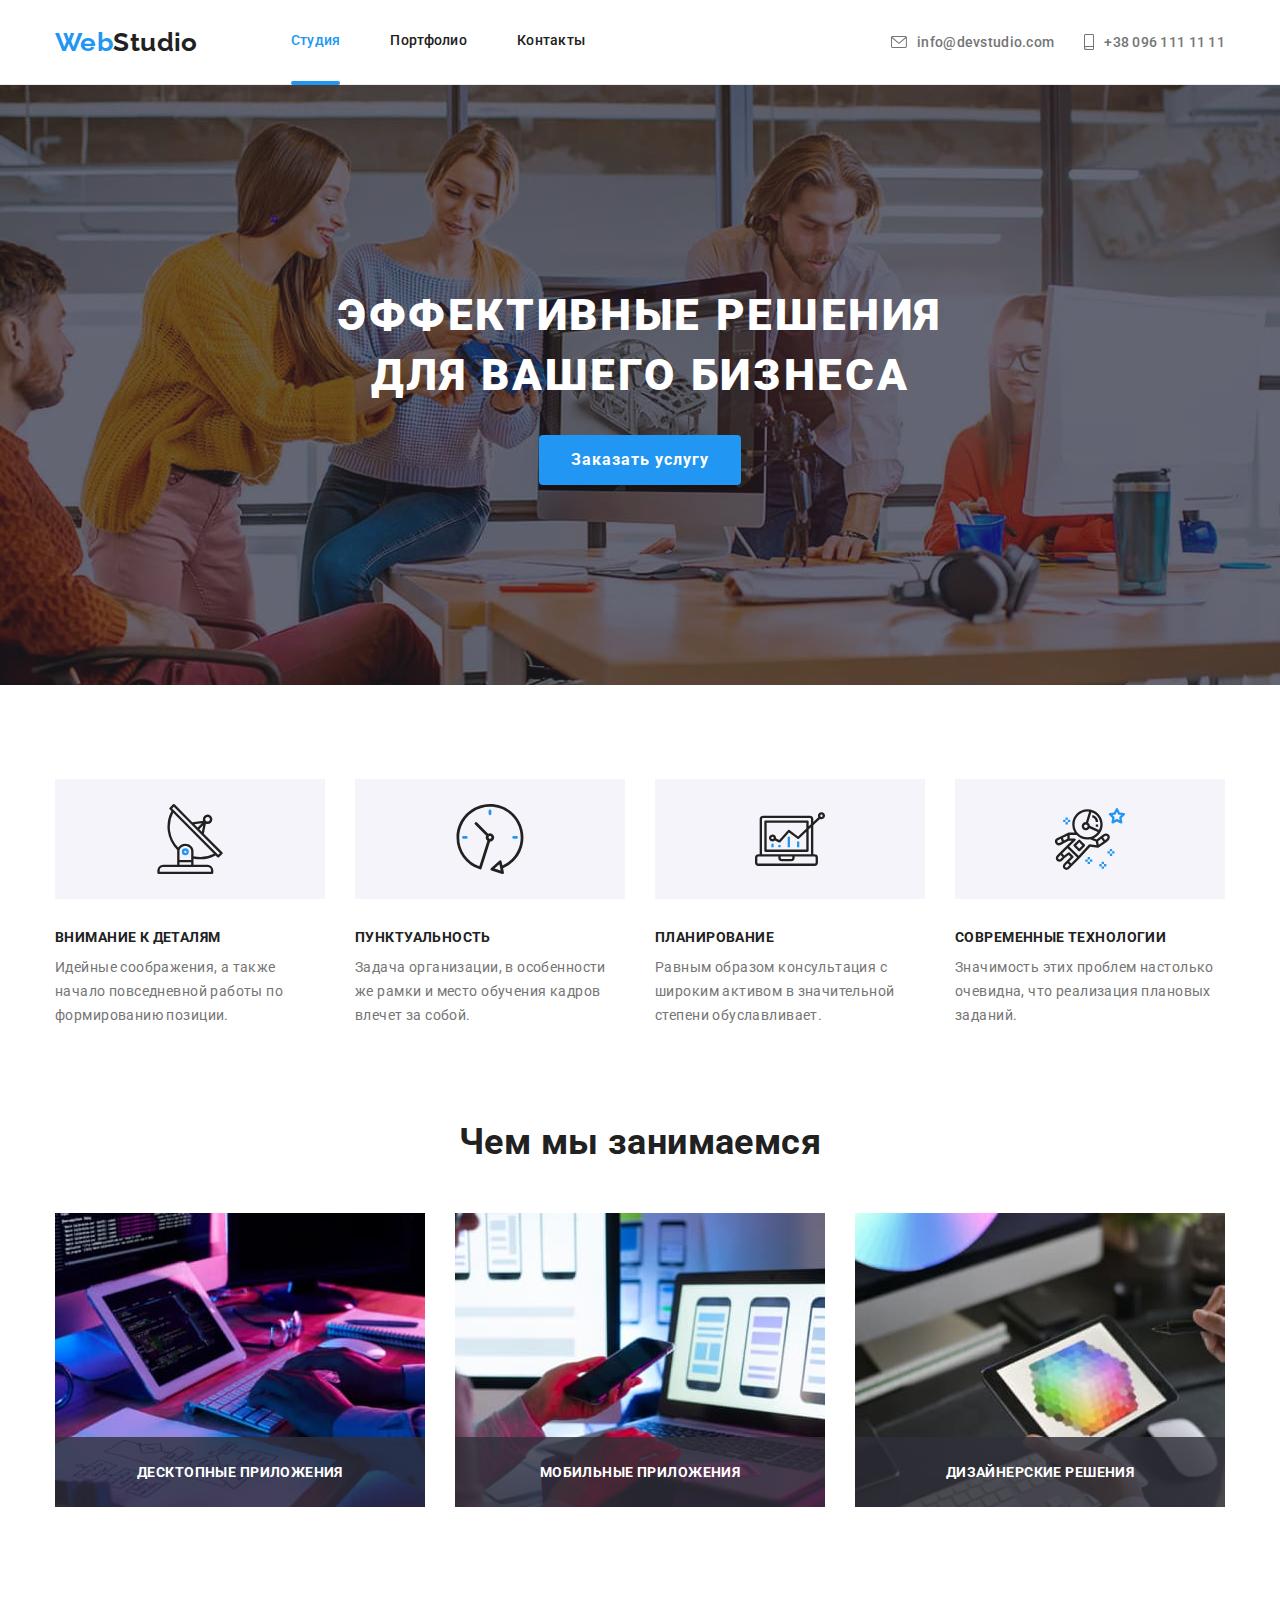
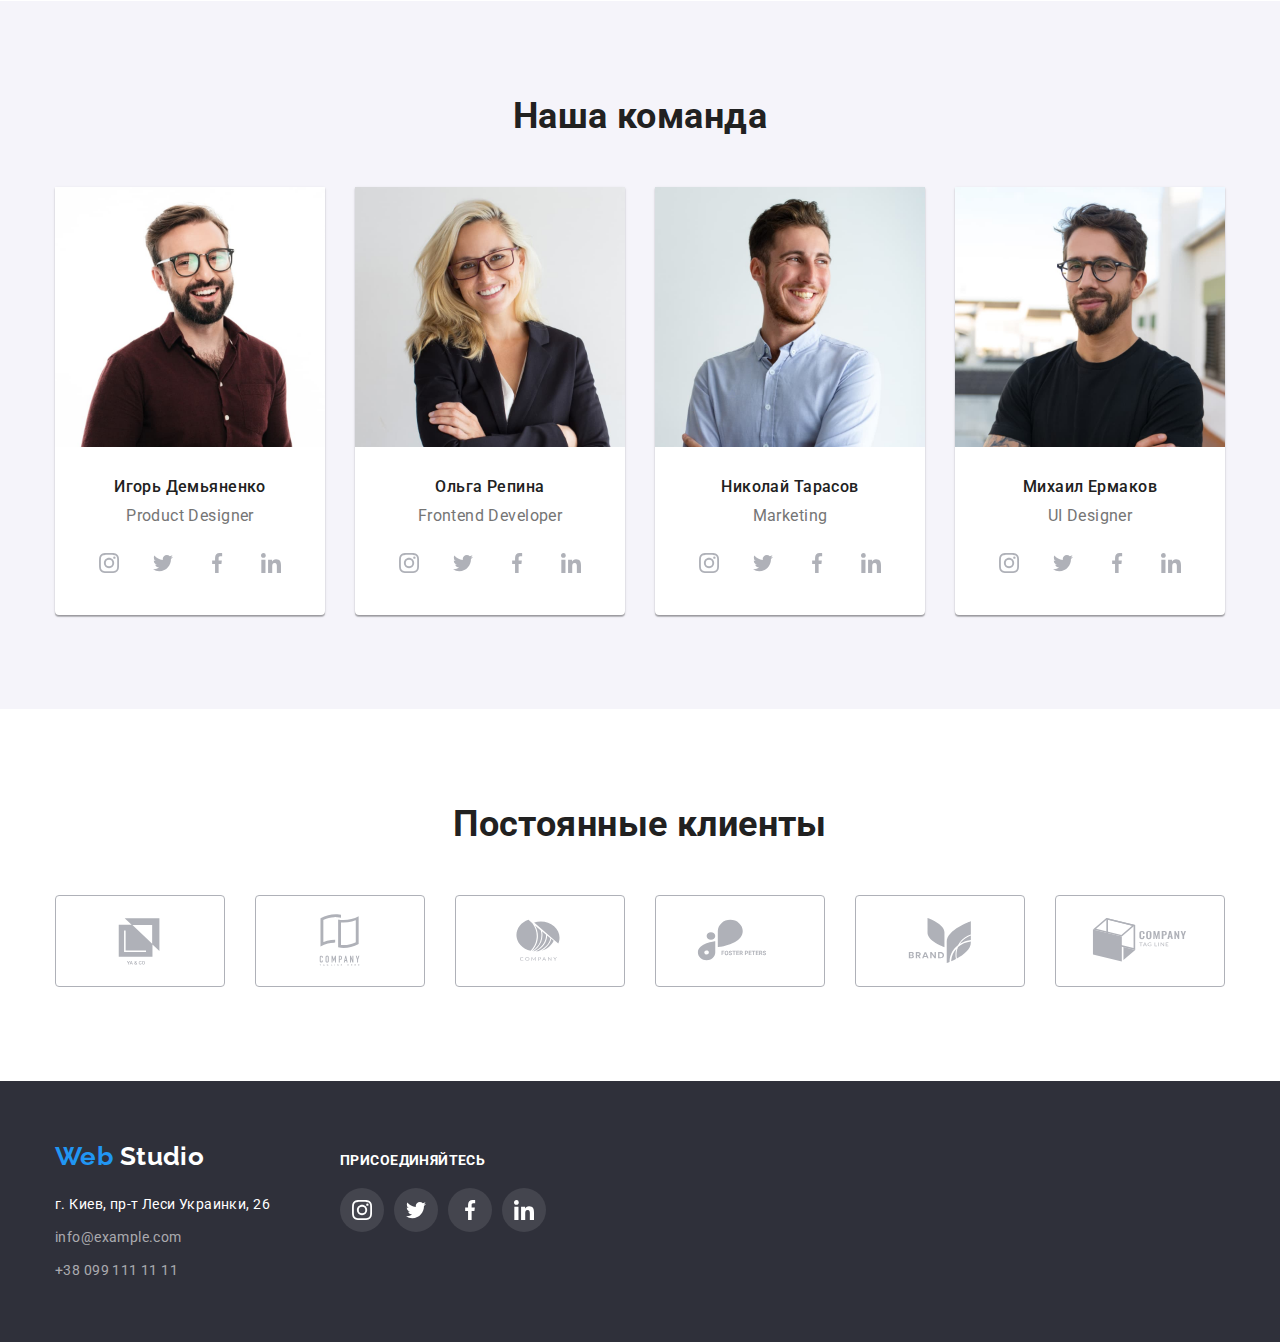
<file: index.html>
<!DOCTYPE html>
<html lang="ru">
	<head>
		<meta charset="UTF-8" />
		<meta http-equiv="X-UA-Compatible" content="IE=edge" />
		<meta name="viewport" content="width=device-width, initial-scale=1.0" />
		<title>WebStudio</title>
		<!-- Fonts -->
		<link rel="preconnect" href="https://fonts.googleapis.com" />
		<link rel="preconnect" href="https://fonts.gstatic.com" crossorigin />
		<link
			href="https://fonts.googleapis.com/css2?family=Raleway:wght@700&family=Roboto:wght@400;500;700;900&display=swap"
			rel="stylesheet"
		/>
		<!-- Fonts -->
		<!-- Normalize! -->
		<link
			rel="stylesheet"
			href="https://cdnjs.cloudflare.com/ajax/libs/modern-normalize/1.1.0/modern-normalize.min.css"
		/>
		<!-- Normalize! -->
		<link rel="stylesheet" href="./css/styles.css" />
	</head>

	<body>
		<!-- Header section -->
		<header class="header">
			<div class="container header-container">
				<a class="logo link" href="./index.html">
					<span class="logo-accent">Web</span>
					Studio
				</a>
				<nav class="header-nav">
					<ul class="header-list list">
						<li class="header-item">
							<a class="header-link header-link-studio link" href="./index.html">Студия</a>
						</li>
						<li class="header-item">
							<a class="header-link link" href="./portfolio.html">Портфолио</a>
						</li>
						<li class="header-item"><a class="header-link link" href="#">Контакты</a></li>
					</ul>
				</nav>
				<ul class="header-list-contacts list">
					<li class="headear-item-icons">
						<a class="header-contacts link" href="mailto:info@devstudio.com">
							<svg class="icons-contacts" width="16" height="12">
								<use href="./images/icons/icons.svg#mail"></use>
							</svg>
							info@devstudio.com
						</a>
					</li>
					<li class="headear-item-icons">
						<a class="header-contacts link" href="tel:+380961111111">
							<svg class="icons-contacts" width="10" height="16">
								<use href="./images/icons/icons.svg#telephone"></use>
							</svg>
							+38 096 111 11 11
						</a>
					</li>
				</ul>
			</div>
		</header>
		<main>
			<!-- Hero section -->
			<section class="hero">
				<div class="container">
					<h1 class="hero-title">Эффективные решения для вашего бизнеса</h1>
					<button class="hero-btn" type="button" data-modal-open>Заказать услугу</button>
				</div>
			</section>
			<!-- Benefits section -->
			<section class="section">
				<div class="container benefits-container">
					<h2 class="visually-hidden">Наши преимущества</h2>
					<ul class="list benefits-list-container">
						<li class="benefits-cnt-item">
							<div class="benefits-box-icons">
								<svg class="benefits-icons" width="70px" height="70px">
									<use href="./images/icons/icons.svg#antenna"></use>
								</svg>
							</div>
							<h3 class="advantages-title">Внимание к деталям</h3>
							<p class="advantages-uppertitle">
								Идейные соображения, а также начало повседневной работы по формированию позиции.
							</p>
						</li>
						<li class="benefits-cnt-item">
							<div class="benefits-box-icons">
								<svg class="benefits-icons" width="70px" height="70px">
									<use href="./images/icons/icons.svg#clock"></use>
								</svg>
							</div>
							<h3 class="advantages-title">Пунктуальность</h3>
							<p class="advantages-uppertitle">
								Задача организации, в особенности же рамки и место обучения кадров влечет за собой.
							</p>
						</li>
						<li class="benefits-cnt-item">
							<div class="benefits-box-icons">
								<svg class="benefits-icons" width="70px" height="70px">
									<use href="./images/icons/icons.svg#diagram"></use>
								</svg>
							</div>
							<h3 class="advantages-title">Планирование</h3>
							<p class="advantages-uppertitle">
								Равным образом консультация с широким активом в значительной степени обуславливает.
							</p>
						</li>
						<li class="benefits-cnt-item">
							<div class="benefits-box-icons">
								<svg class="benefits-icons" width="70px" height="70px">
									<use href="./images/icons/icons.svg#astronaut"></use>
								</svg>
							</div>
							<h3 class="advantages-title">Современные технологии</h3>
							<p class="advantages-uppertitle">
								Значимость этих проблем настолько очевидна, что реализация плановых заданий.
							</p>
						</li>
					</ul>
				</div>
			</section>
			<!-- About section -->
			<section class="about section">
				<div class="container">
					<h2 class="about-title">Чем мы занимаемся</h2>
					<ul class="list about-list about-list-container">
						<li class="about-item">
							<img src="./images/index/box_1.jpg" alt="box 1" width="370" />
							<p class="overlay-about-txt">Десктопные приложения</p>
						</li>
						<li class="about-item">
							<img src="./images/index/box_2.jpg" alt="box 2" width="370" />
							<p class="overlay-about-txt">Мобильные приложения</p>
						</li>
						<li class="about-item">
							<img src="./images/index/box_3.jpg" alt="box 3" width="370" />
							<p class="overlay-about-txt">Дизайнерские решения</p>
						</li>
					</ul>
				</div>
			</section>
			<!-- Team section -->
			<section class="team section">
				<div class="container team-container">
					<h2 class="team-title">Наша команда</h2>
					<!-- <div class="team-list-container"> -->
					<ul class="list team-list team-list-container">
						<li class="team-item">
							<img src="./images/index/img.jpg" alt="Фото Игорь Демьяненко" width="270" />
							<div class="team-item-container">
								<h3 class="team-item-uppertitle">Игорь Демьяненко</h3>
								<p class="team-item-txt" lang="en">Product Designer</p>
								<ul class="list team-list-icons">
									<li class="team-item-icons">
										<a
											class="link team-link-icons"
											target="_blank"
											rel="noopener noreferrer"
											href="https://www.instagram.com/"
											aria-label="Инстаграм"
										>
											<svg class="team-icons" width="20" height="20">
												<use href="./images/icons/icons.svg#instagram"></use>
											</svg>
										</a>
									</li>
									<li class="team-item-icons">
										<a
											class="link team-link-icons"
											target="_blank"
											rel="noopener noreferrer"
											href="https://twitter.com/?lang=ru"
											aria-label="Твиттер"
										>
											<svg class="team-icons" width="20" height="20">
												<use href="./images/icons/icons.svg#twitter"></use>
											</svg>
										</a>
									</li>
									<li class="team-item-icons">
										<a
											class="link team-link-icons"
											target="_blank"
											rel="noopener noreferrer"
											href="https://www.facebook.com/"
											aria-label="Фейсбук"
										>
											<svg class="team-icons" width="20" height="20">
												<use href="./images/icons/icons.svg#facebook"></use>
											</svg>
										</a>
									</li>
									<li class="team-item-icons">
										<a
											class="link team-link-icons"
											target="_blank"
											rel="noopener noreferrer"
											href="https://www.linkedin.com/"
											aria-label="Линкедин"
										>
											<svg class="team-icons" width="20" height="20">
												<use href="./images/icons/icons.svg#linkedin"></use>
											</svg>
										</a>
									</li>
								</ul>
							</div>
						</li>
						<li class="team-item">
							<img src="./images/index/img_1.jpg" alt="Фото Ольга Репина" width="270" />
							<div class="team-item-container">
								<h3 class="team-item-uppertitle">Ольга Репина</h3>
								<p class="team-item-txt" lang="en">Frontend Developer</p>
								<ul class="list team-list-icons">
									<li>
										<a
											class="link team-link-icons"
											target="_blank"
											rel="noopener noreferrer"
											href="https://www.instagram.com/"
											aria-label="Инстаграм"
										>
											<svg class="team-icons" width="20" height="20">
												<use href="./images/icons/icons.svg#instagram"></use>
											</svg>
										</a>
									</li>
									<li>
										<a
											class="link team-link-icons"
											target="_blank"
											rel="noopener noreferrer"
											href="https://twitter.com/?lang=ru"
											aria-label="Твиттер"
										>
											<svg class="team-icons" width="20" height="20">
												<use href="./images/icons/icons.svg#twitter"></use>
											</svg>
										</a>
									</li>
									<li>
										<a
											class="link team-link-icons"
											target="_blank"
											rel="noopener noreferrer"
											href="https://www.facebook.com/"
											aria-label="Фейсбук"
										>
											<svg class="team-icons" width="20" height="20">
												<use href="./images/icons/icons.svg#facebook"></use>
											</svg>
										</a>
									</li>
									<li>
										<a
											class="link team-link-icons"
											target="_blank"
											rel="noopener noreferrer"
											href="https://www.linkedin.com/"
											aria-label="Линкедин"
										>
											<svg class="team-icons" width="20" height="20">
												<use href="./images/icons/icons.svg#linkedin"></use>
											</svg>
										</a>
									</li>
								</ul>
							</div>
						</li>
						<li class="team-item">
							<img src="./images/index/img_2.jpg" alt="Фото Николай Тарасов" width="270" />
							<div class="team-item-container">
								<h3 class="team-item-uppertitle">Николай Тарасов</h3>
								<p class="team-item-txt" lang="en">Marketing</p>
								<ul class="list team-list-icons">
									<li>
										<a
											class="link team-link-icons"
											target="_blank"
											rel="noopener noreferrer"
											href="https://www.instagram.com/"
											aria-label="Инстаграм"
										>
											<svg class="team-icons" width="20" height="20">
												<use href="./images/icons/icons.svg#instagram"></use>
											</svg>
										</a>
									</li>
									<li>
										<a
											class="link team-link-icons"
											target="_blank"
											rel="noopener noreferrer"
											href="https://twitter.com/?lang=ru"
											aria-label="Твиттер"
										>
											<svg class="team-icons" width="20" height="20">
												<use href="./images/icons/icons.svg#twitter"></use>
											</svg>
										</a>
									</li>
									<li>
										<a
											class="link team-link-icons"
											target="_blank"
											rel="noopener noreferrer"
											href="https://www.facebook.com/"
											aria-label="Фейсбук"
										>
											<svg class="team-icons" width="20" height="20">
												<use href="./images/icons/icons.svg#facebook"></use>
											</svg>
										</a>
									</li>
									<li>
										<a
											class="link team-link-icons"
											target="_blank"
											rel="noopener noreferrer"
											href="https://www.linkedin.com/"
											aria-label="Линкедин"
										>
											<svg class="team-icons" width="20" height="20">
												<use href="./images/icons/icons.svg#linkedin"></use>
											</svg>
										</a>
									</li>
								</ul>
							</div>
						</li>
						<li class="team-item">
							<img src="./images/index/img_3.jpg" alt="Фото Михаил Ермаков" width="270" />
							<div class="team-item-container">
								<h3 class="team-item-uppertitle">Михаил Ермаков</h3>
								<p class="team-item-txt" lang="en">UI Designer</p>
								<ul class="list team-list-icons">
									<li>
										<a
											class="link team-link-icons"
											target="_blank"
											rel="noopener noreferrer"
											href="https://www.instagram.com/"
											aria-label="Инстаграм"
										>
											<svg class="team-icons" width="20" height="20">
												<use href="./images/icons/icons.svg#instagram"></use>
											</svg>
										</a>
									</li>
									<li>
										<a
											class="link team-link-icons"
											target="_blank"
											rel="noopener noreferrer"
											href="https://twitter.com/?lang=ru"
											aria-label="Твиттер"
										>
											<svg class="team-icons" width="20" height="20">
												<use href="./images/icons/icons.svg#twitter"></use>
											</svg>
										</a>
									</li>
									<li>
										<a
											class="link team-link-icons"
											target="_blank"
											rel="noopener noreferrer"
											href="https://www.facebook.com/"
											aria-label="Фейсбук"
										>
											<svg class="team-icons" width="20" height="20">
												<use href="./images/icons/icons.svg#facebook"></use>
											</svg>
										</a>
									</li>
									<li>
										<a
											class="link team-link-icons"
											target="_blank"
											rel="noopener noreferrer"
											href="https://www.linkedin.com/"
											aria-label="Линкедин"
										>
											<svg class="team-icons" width="20" height="20">
												<use href="./images/icons/icons.svg#linkedin"></use>
											</svg>
										</a>
									</li>
								</ul>
							</div>
						</li>
					</ul>
					<!-- </div> -->
				</div>
			</section>
			<!-- Clients section -->
			<section class="section">
				<div class="container clients-container">
					<h2 class="clients-title">Постоянные клиенты</h2>
					<ul class="list clients-list">
						<li>
							<a class="clients-link link" href="./index.html" target="_blank" rel="noopener noreferrer">
								<svg class="clients-icons" width="106" height="60">
									<use href="./images/icons/icons.svg#logo1"></use>
								</svg>
							</a>
						</li>
						<li>
							<a class="clients-link link" href="./index.html" target="_blank" rel="noopener noreferrer">
								<svg class="clients-icons" width="106" height="60">
									<use href="./images/icons/icons.svg#logo2"></use>
								</svg>
							</a>
						</li>
						<li>
							<a class="clients-link link" href="./index.html" target="_blank" rel="noopener noreferrer">
								<svg class="clients-icons" width="106" height="60">
									<use href="./images/icons/icons.svg#logo3"></use>
								</svg>
							</a>
						</li>
						<li>
							<a class="clients-link link" href="./index.html" target="_blank" rel="noopener noreferrer">
								<svg class="clients-icons" width="106" height="60">
									<use href="./images/icons/icons.svg#logo4"></use>
								</svg>
							</a>
						</li>
						<li>
							<a class="clients-link link" href="./index.html" target="_blank" rel="noopener noreferrer">
								<svg class="clients-icons" width="106" height="60">
									<use href="./images/icons/icons.svg#logo5"></use>
								</svg>
							</a>
						</li>
						<li>
							<a class="clients-link link" href="./index.html" target="_blank" rel="noopener noreferrer">
								<svg class="clients-icons" width="106" height="60">
									<use href="./images/icons/icons.svg#logo6"></use>
								</svg>
							</a>
						</li>
					</ul>
				</div>
			</section>
		</main>
		<!-- Footer section -->
		<footer class="footer">
			<div class="container footer-container">
				<div class="footer-addres">
					<a class="logo link logo-footer" href="./index.html">
						<span class="logo-accent">Web</span>
						<span class="logo-accent-footer">Studio</span>
					</a>
					<address>
						<ul class="list addres-list">
							<li class="addres-item">
								<a
									class="link footer-contacts"
									href="https://goo.gl/maps/LrQvVppch2CSXuQx8"
									target="_blank"
									rel="noopener noreferrer"
								>
									г. Киев, пр-т Леси Украинки, 26
								</a>
							</li>
							<li class="addres-item">
								<a class="footer-contacts link" href="mailto:info@example.com">info@example.com</a>
							</li>
							<li class="addres-item">
								<a class="footer-contacts link" href="tel:+380991111111">+38 099 111 11 11</a>
							</li>
						</ul>
					</address>
				</div>
				<div class="footer-socials">
					<p class="footer-socials-title">Присоединяйтесь</p>
					<ul class="list footer-socials-list">
						<li class="footer-socials-item">
							<a
								class="link footer-socials-link"
								target="_blank"
								rel="noopener noreferrer"
								href="https://www.instagram.com/"
								aria-label="Инстаграм"
							>
								<svg class="footers-icons" width="20" height="20">
									<use href="./images/icons/icons.svg#instagram"></use>
								</svg>
							</a>
						</li>
						<li class="footer-socials-item">
							<a
								class="link footer-socials-link"
								target="_blank"
								rel="noopener noreferrer"
								href="https://twitter.com/?lang=ru"
								aria-label="Твиттер"
							>
								<svg class="footers-icons" width="20" height="20">
									<use href="./images/icons/icons.svg#twitter"></use>
								</svg>
							</a>
						</li>
						<li class="footer-socials-item">
							<a
								class="link footer-socials-link"
								target="_blank"
								rel="noopener noreferrer"
								href="https://www.facebook.com/"
								aria-label="Фейсбук"
							>
								<svg class="footers-icons" width="20" height="20">
									<use href="./images/icons/icons.svg#facebook"></use>
								</svg>
							</a>
						</li>
						<li class="footer-socials-item">
							<a
								class="link footer-socials-link"
								target="_blank"
								rel="noopener noreferrer"
								href="https://www.linkedin.com/"
								aria-label="Линкедин"
							>
								<svg class="footers-icons" width="20" height="20">
									<use href="./images/icons/icons.svg#linkedin"></use>
								</svg>
							</a>
						</li>
					</ul>
				</div>
			</div>
		</footer>
		<!-- Modal window -->
		<div class="backdrop is-hidden" data-modal>
			<div class="modal">
				<button class="modal-btn" type="button" data-modal-close>
					<svg class="modal-btn-icon" width="18" height="18">
						<use href="./images/icons/icons.svg#close-icon"></use>
					</svg>
				</button>
			</div>
		</div>
		<script src="./js/modal.js"></script>
	</body>
</html>
</file>
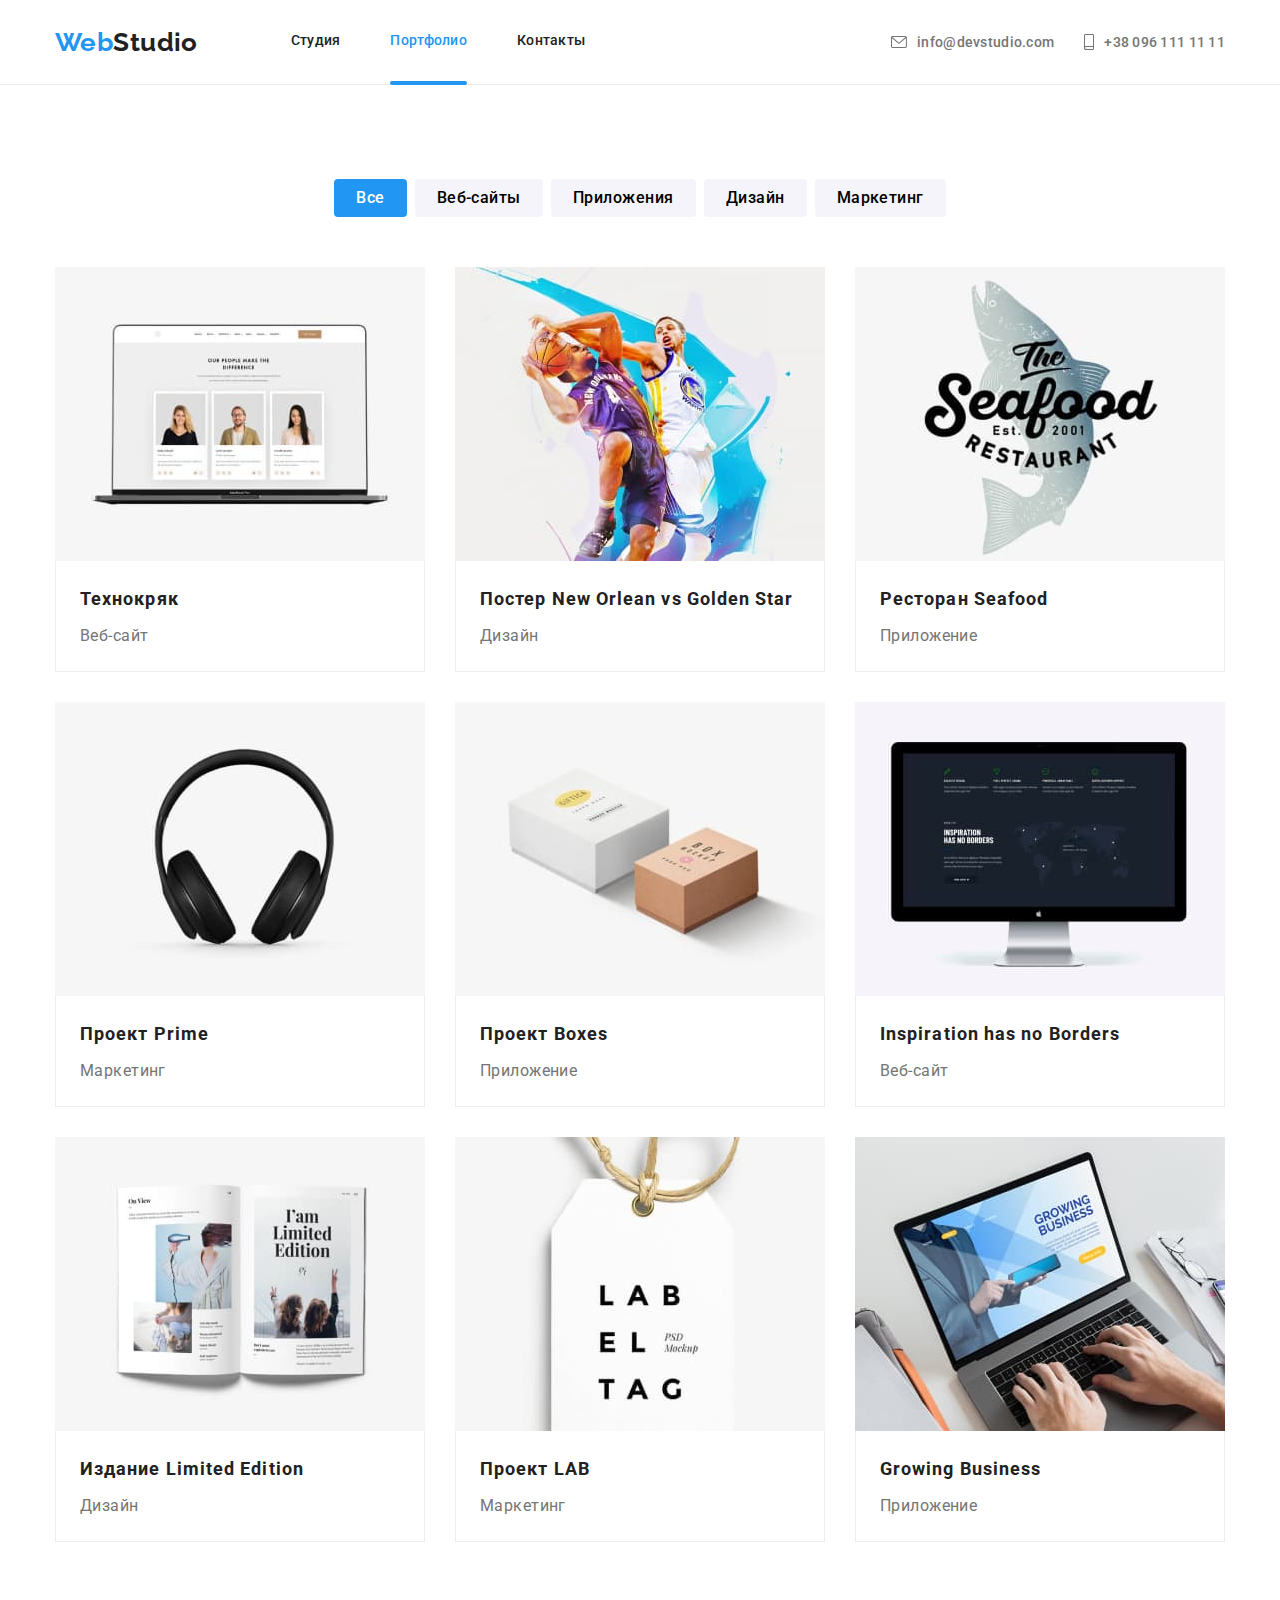
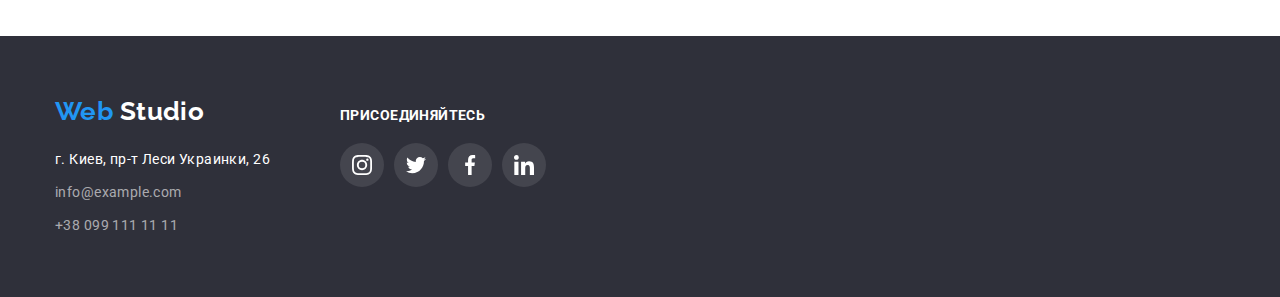
<file: portfolio.html>
<!DOCTYPE html>
<html lang="ru">
	<head>
		<meta charset="UTF-8" />
		<meta http-equiv="X-UA-Compatible" content="IE=edge" />
		<meta name="viewport" content="width=device-width, initial-scale=1.0" />
		<title>Portfolio</title>
		<!-- Fonts -->
		<link rel="preconnect" href="https://fonts.googleapis.com" />
		<link rel="preconnect" href="https://fonts.gstatic.com" crossorigin />
		<link
			href="https://fonts.googleapis.com/css2?family=Raleway:wght@700&family=Roboto:wght@400;500;700;900&display=swap"
			rel="stylesheet"
		/>
		<!-- Fonts -->
		<!-- Normalize! -->
		<link
			rel="stylesheet"
			href="https://cdnjs.cloudflare.com/ajax/libs/modern-normalize/1.1.0/modern-normalize.min.css"
		/>
		<!-- Normalize! -->
		<link rel="stylesheet" href="./css/styles.css" />
	</head>
	<body>
		<!-- Header section -->
		<header class="header">
			<div class="container header-container">
				<a class="logo link" href="./index.html">
					<span class="logo-accent">Web</span>
					Studio
				</a>
				<nav class="header-nav">
					<ul class="header-list list">
						<li class="header-item">
							<a class="header-link link" href="./index.html">Студия</a>
						</li>
						<li class="header-item">
							<a class="header-link header-link-porfolio link" href="./portfolio.html">Портфолио</a>
						</li>
						<li class="header-item"><a class="header-link link" href="#">Контакты</a></li>
					</ul>
				</nav>
				<ul class="header-list-contacts list">
					<li class="headear-item-icons">
						<a class="header-contacts link" href="mailto:info@devstudio.com">
							<svg class="icons-contacts" width="16" height="12">
								<use href="./images/icons/icons.svg#mail"></use>
							</svg>
							info@devstudio.com
						</a>
					</li>
					<li class="headear-item-icons">
						<a class="header-contacts link" href="tel:+380961111111">
							<svg class="icons-contacts" width="10" height="16">
								<use href="./images/icons/icons.svg#telephone"></use>
							</svg>
							+38 096 111 11 11
						</a>
					</li>
				</ul>
			</div>
		</header>
		<main>
			<!-- Portfolio filter section -->
			<section class="section">
				<div class="container portfolio-container">
					<h1 class="visually-hidden">Портфолио</h1>
					<ul class="list portfolio-filter-container">
						<li class="portfolio-filter">
							<button class="portfolio-filter-btn portfolio-filter-btn-accent" type="button">Все</button>
						</li>
						<li class="portfolio-filter">
							<button class="portfolio-filter-btn" type="button">Веб-сайты</button>
						</li>
						<li class="portfolio-filter">
							<button class="portfolio-filter-btn" type="button">Приложения</button>
						</li>
						<li class="portfolio-filter">
							<button class="portfolio-filter-btn" type="button">Дизайн</button>
						</li>
						<li class="portfolio-filter">
							<button class="portfolio-filter-btn" type="button">Маркетинг</button>
						</li>
					</ul>
					<ul class="list portfolio-list-container">
						<li class="portfolio-item">
							<a class="link portfolio-link" href="">
								<div class="overlay-box">
									<img src="./images/portfolio/techno.jpg" alt="Технокряк" width="370" />
									<div class="overlay">
										<p class="overlay-txt">
											Ресурс предлагает комплексные предложения с разным уровнем функционала и сервисов. Все это
											позволит посетителю получить исчерпывающие сведения о&nbspкомпании или частном лице.
										</p>
									</div>
								</div>
								<div class="portfolio-item-container">
									<h2 class="portfolio-item-uppertitle">Технокряк</h2>
									<p class="portfolio-item-txt">Веб-сайт</p>
								</div>
							</a>
						</li>
						<li class="portfolio-item">
							<a class="link portfolio-link" href="">
								<div class="overlay-box">
									<img src="./images/portfolio/poster.jpg" alt="Постер New Orlean vs Golden Star" width="370" />
									<div class="overlay">
										<p class="overlay-txt">
											Ресурс предлагает комплексные предложения с разным уровнем функционала и сервисов. Все это
											позволит посетителю получить исчерпывающие сведения о&nbspкомпании или частном лице.
										</p>
									</div>
								</div>
								<div class="portfolio-item-container">
									<h2 class="portfolio-item-uppertitle">Постер New Orlean vs Golden Star</h2>
									<p class="portfolio-item-txt">Дизайн</p>
								</div>
							</a>
						</li>
						<li class="portfolio-item">
							<a class="link portfolio-link" href="">
								<div class="overlay-box">
									<img src="./images/portfolio/rest.jpg" alt="Ресторан Seafood" width="370" />
									<div class="overlay">
										<p class="overlay-txt">
											Ресурс предлагает комплексные предложения с разным уровнем функционала и сервисов. Все это
											позволит посетителю получить исчерпывающие сведения о&nbspкомпании или частном лице.
										</p>
									</div>
								</div>
								<div class="portfolio-item-container">
									<h2 class="portfolio-item-uppertitle">Ресторан Seafood</h2>
									<p class="portfolio-item-txt">Приложение</p>
								</div>
							</a>
						</li>
						<li class="portfolio-item">
							<a class="link portfolio-link" href="">
								<div class="overlay-box">
									<img src="./images/portfolio/projprime.jpg" alt="Проект Prime" width="370" />
									<div class="overlay">
										<p class="overlay-txt">
											Ресурс предлагает комплексные предложения с разным уровнем функционала и сервисов. Все это
											позволит посетителю получить исчерпывающие сведения о&nbspкомпании или частном лице.
										</p>
									</div>
								</div>
								<div class="portfolio-item-container">
									<h2 class="portfolio-item-uppertitle">Проект Prime</h2>
									<p class="portfolio-item-txt">Маркетинг</p>
								</div>
							</a>
						</li>
						<li class="portfolio-item">
							<a class="link portfolio-link" href="">
								<div class="overlay-box">
									<img src="./images/portfolio/proj_boxes.jpg" alt="Проект Boxes" width="370" />
									<div class="overlay">
										<p class="overlay-txt">
											Ресурс предлагает комплексные предложения с разным уровнем функционала и сервисов. Все это
											позволит посетителю получить исчерпывающие сведения о&nbspкомпании или частном лице.
										</p>
									</div>
								</div>
								<div class="portfolio-item-container">
									<h2 class="portfolio-item-uppertitle">Проект Boxes</h2>
									<p class="portfolio-item-txt">Приложение</p>
								</div>
							</a>
						</li>
						<li class="portfolio-item">
							<a class="link portfolio-link" href="">
								<div class="overlay-box">
									<img src="./images/portfolio/web.jpg" alt="Inspiration has no Borders" width="370" />
									<div class="overlay">
										<p class="overlay-txt">
											Ресурс предлагает комплексные предложения с разным уровнем функционала и сервисов. Все это
											позволит посетителю получить исчерпывающие сведения о&nbspкомпании или частном лице.
										</p>
									</div>
								</div>
								<div class="portfolio-item-container">
									<h2 class="portfolio-item-uppertitle">Inspiration has no Borders</h2>
									<p class="portfolio-item-txt">Веб-сайт</p>
								</div>
							</a>
						</li>
						<li class="portfolio-item">
							<a class="link portfolio-link" href="">
								<div class="overlay-box">
									<img src="./images/portfolio/lim_edit.jpg" alt="Издание Limited Edition" width="370" />
									<div class="overlay">
										<p class="overlay-txt">
											Ресурс предлагает комплексные предложения с разным уровнем функционала и сервисов. Все это
											позволит посетителю получить исчерпывающие сведения о&nbspкомпании или частном лице.
										</p>
									</div>
								</div>
								<div class="portfolio-item-container">
									<h2 class="portfolio-item-uppertitle">Издание Limited Edition</h2>
									<p class="portfolio-item-txt">Дизайн</p>
								</div>
							</a>
						</li>
						<li class="portfolio-item">
							<a class="link portfolio-link" href="">
								<div class="overlay-box">
									<img src="./images/portfolio/lab.jpg" alt="Проект LAB" width="370" />
									<div class="overlay">
										<p class="overlay-txt">
											Ресурс предлагает комплексные предложения с разным уровнем функционала и сервисов. Все это
											позволит посетителю получить исчерпывающие сведения о&nbspкомпании или частном лице.
										</p>
									</div>
								</div>
								<div class="portfolio-item-container">
									<h2 class="portfolio-item-uppertitle">Проект LAB</h2>
									<p class="portfolio-item-txt">Маркетинг</p>
								</div>
							</a>
						</li>
						<li class="portfolio-item">
							<a class="link portfolio-link" href="">
								<div class="overlay-box">
									<img src="./images/portfolio/grow_bus.jpg" alt="Growing Business" width="370" />
									<div class="overlay">
										<p class="overlay-txt">
											Ресурс предлагает комплексные предложения с разным уровнем функционала и сервисов. Все это
											позволит посетителю получить исчерпывающие сведения о&nbspкомпании или частном лице.
										</p>
									</div>
								</div>
								<div class="portfolio-item-container">
									<h2 class="portfolio-item-uppertitle">Growing Business</h2>
									<p class="portfolio-item-txt">Приложение</p>
								</div>
							</a>
						</li>
					</ul>
				</div>
			</section>
		</main>
		<!-- Footer section -->
		<footer class="footer">
			<div class="container footer-container">
				<div class="footer-addres">
					<a class="logo link logo-footer" href="./index.html">
						<span class="logo-accent">Web</span>
						<span class="logo-accent-footer">Studio</span>
					</a>
					<address>
						<ul class="list addres-list">
							<li class="addres-item">
								<a
									class="link footer-contacts"
									href="https://goo.gl/maps/LrQvVppch2CSXuQx8"
									target="_blank"
									rel="noopener noreferrer"
								>
									г. Киев, пр-т Леси Украинки, 26
								</a>
							</li>
							<li class="addres-item">
								<a class="footer-contacts link" href="mailto:info@example.com">info@example.com</a>
							</li>
							<li class="addres-item">
								<a class="footer-contacts link" href="tel:+380991111111">+38 099 111 11 11</a>
							</li>
						</ul>
					</address>
				</div>
				<div class="footer-socials">
					<p class="footer-socials-title">Присоединяйтесь</p>
					<ul class="list footer-socials-list">
						<li class="footer-socials-item">
							<a
								class="link footer-socials-link"
								target="_blank"
								rel="noopener noreferrer"
								href="https://www.instagram.com/"
								aria-label="Инстаграм"
							>
								<svg class="footers-icons" width="20" height="20">
									<use href="./images/icons/icons.svg#instagram"></use>
								</svg>
							</a>
						</li>
						<li class="footer-socials-item">
							<a
								class="link footer-socials-link"
								target="_blank"
								rel="noopener noreferrer"
								href="https://twitter.com/?lang=ru"
								aria-label="Твиттер"
							>
								<svg class="footers-icons" width="20" height="20">
									<use href="./images/icons/icons.svg#twitter"></use>
								</svg>
							</a>
						</li>
						<li class="footer-socials-item">
							<a
								class="link footer-socials-link"
								target="_blank"
								rel="noopener noreferrer"
								href="https://www.facebook.com/"
								aria-label="Фейсбук"
							>
								<svg class="footers-icons" width="20" height="20">
									<use href="./images/icons/icons.svg#facebook"></use>
								</svg>
							</a>
						</li>
						<li class="footer-socials-item">
							<a
								class="link footer-socials-link"
								target="_blank"
								rel="noopener noreferrer"
								href="https://www.linkedin.com/"
								aria-label="Линкедин"
							>
								<svg class="footers-icons" width="20" height="20">
									<use href="./images/icons/icons.svg#linkedin"></use>
								</svg>
							</a>
						</li>
					</ul>
				</div>
			</div>
		</footer>
	</body>
</html>
</file>
<file: css/styles.css>
:root {
  /* fonts */
  --main-font: Roboto, sans-serif;
  --secondary-font: Raleway, sans-serif;

  /* text colors */
  --main-txt-color: #212121;
  --secondary-txt-color: #ffffff;
  --accent-txt-color: #2196f3;
  --paragraph-txt-color: #757575;
  --addres-txt-color: rgba(255, 255, 255, 0.6);

  /* bg coloros */
  --dark-bg-color: #2f303a;
  --light-bg-color: #f5f4fa;
  --accent-bg-color: #2196f3;
  --main-bg-color: #fff;

  /* others */
  --header-line-color: #ececec;
  --hero-btn-hover-color: #188ce8;
  --team-item-bg-color: #ffffff;
  --icons-color: #AFB1B8;
  --icons-hover-colors: white; 
  --animations: 250ms cubic-bezier(0.4, 0, 0.2, 1);
}

body {
  font-family: var(--main-font);
  color: var(--main-txt-color);
  background-color: var(--main-bg-color);
  font-size: 14px;
  letter-spacing: 0.03em;
}

/* reset styles */
.link {
  text-decoration: none;
  color: currentColor;
}

.list {
  list-style: none;
  padding: 0;
  margin: 0;
}

h1,
h2,
h3,
h4,
h5,
h6,
p {
  padding: 0;
  margin: 0;
}

img {
  display: block;
  max-width: 100%;
  height: auto;
}

.section {
  padding-top: 94px;
  padding-bottom: 94px;
  padding-right: 0;
  padding-left: 0;
}

/* base styles */

.logo-accent {
  color: var(--accent-txt-color);
}

.container {
  width: 1200px;
  padding-left: 15px;
  padding-right: 15px;
  margin-left: auto;
  margin-right: auto;

  /* outline: 2px solid red; */
  /* outline-offset: -2px; */
}

.visually-hidden {
  position: absolute;
  width: 1px;
  height: 1px;
  margin: -1px;
  border: 0;
  padding: 0;

  white-space: nowrap;
  clip-path: inset(100%);
  clip: rect(0 0 0 0);
  overflow: hidden;
}

/*====== Header section======== */

.header {
  border-bottom: 1px solid var(--header-line-color);
}

.header-container {
  display: flex;
  align-items: center;
}

.logo {
  display: flex;
  margin-right: 93px;

  color: var(--main-txt-color);
  font-weight: 700;
  font-size: 26px;
  line-height: calc(31 / 26);
  font-family: 'Raleway';
}

.header-nav {
  margin-right: auto;
}

.header-list {
  display: flex;
  gap: 50px;
}

.header-link {
  padding-top: 32px;
  padding-bottom: 32px;
  display: block;

  font-weight: 500;
  line-height: calc(16 / 14);
  letter-spacing: 0.02em;
  color: var(--main-txt-color);

  transition: color var(--animations);
}
.header-link:hover,
.header-link:focus {
  color: var(--accent-txt-color);
}
.header-link-studio {
  color: var(--accent-txt-color);
}

.header-link-studio::after {
  display: flex;
  justify-content: center;
  align-items: center;

  content: "";
  background-color: #2196F3;
  border-radius: 2px;
  width: 100%;
  height: 4px;

  transform: translateY(33px);
} 

.header-link-porfolio {
  color: var(--accent-txt-color);
}

 .header-link-porfolio::after {
  display: flex;
  justify-content: center;
  align-items: center;

  content: "";
  background-color: #2196F3;
  border-radius: 2px;
  width: 100%;
  height: 4px;

  transform: translateY(33px);
} 

.header-contacts {
  padding-top: 32px;
  padding-bottom: 32px;
  display: flex;
  align-items: center;

  font-weight: 500;
  line-height: calc(16 / 14);
  letter-spacing: 0.02em;
  color: var(--paragraph-txt-color);

  transition: color var(--animations);
}

.header-contacts:hover,
.header-contacts:focus {
  color: var(--accent-txt-color);
}

.headear-item-icons:hover,
.headear-item-icons:focus {
  color: var(--accent-txt-color);
}

.header-list-contacts {
  display: flex;
  gap: 30px;
}

.icons-contacts {
  margin-right: 10px;
  fill: currentColor;
}



/* ========================
===========Studio========== 
===========================*/
/* =======Main section====== */

.hero {
  background-color: var(--dark-bg-color);
  padding-top: 200px;
  padding-bottom: 200px;
  margin-right: auto;
  margin-left: auto;
  max-width: 1600px;

  background-image: linear-gradient(to right, rgb(47, 48, 58, 0.4), rgba(47, 48, 58, 0.4)), url(../images/index/hero.jpg);
  background-repeat: no-repeat;
  background-position: center;
  background-size:cover;
}


.hero-title {
  margin-top: 0;
  margin-bottom: 0;
  margin-right: auto;
  margin-left: auto;
  text-align: center;

  width: 696px;
  font-family: 'Roboto';
  font-weight: 900;
  font-size: 44px;
  line-height: calc(60 / 44);
  letter-spacing: 0.06em;
  text-transform: uppercase;
  color: var(--secondary-txt-color);
}

.hero-btn {
  margin-top: 30px;
  display: flex;
  margin-left: auto;
  margin-right: auto;
  padding-top: 10px;
  padding-bottom: 10px;
  padding-right: 32px;
  padding-left: 32px;
  border: none;

  font-family: 'Roboto';
  font-weight: 700;
  font-size: 16px;
  line-height: calc(30 / 16);
  align-items: center;
  text-align: center;
  letter-spacing: 0.06em;
  color: var(--secondary-txt-color);
  background-color: var(--accent-txt-color);
  cursor: pointer;
  box-shadow: 0px 4px 4px rgba(0, 0, 0, 0.15);
  border-radius: 4px;

  transition: background-color var(--animations), box-shadow var(--animations), border-radius var(--animations);
}

.hero-btn:hover,
.hero-btn:focus {
  background-color: var(--hero-btn-hover-color);
  box-shadow: 0px 4px 4px rgba(0, 0, 0, 0.15);
  border-radius: 4px;
}

.benefits-list-container {
  display: flex;
  gap: 30px;
}
.benefits-cnt-item {
  width: 270px;
}

.benefits-box-icons {
  display: flex;
  justify-content: center;
  align-items: center;
  width: 270px;
  height: 120px;
  margin-bottom: 30px;
  background-color: var(--light-bg-color);
}


.benefits-icons {
 
  background-color: var(--light-bg-color);
 
}

.advantages-title {
  margin-bottom: 10px;

  line-height: calc(16 / 14);
  font-size: 14px;
  text-transform: uppercase;
  color: var(--main-txt-color);
}

.advantages-uppertitle {
  line-height: calc(24 / 14);
  color: var(--paragraph-txt-color);
}

.about {
  padding-top: 0;
}

.about-title {
  margin-bottom: 50px;

  font-size: 36px;
  line-height: calc(42 / 36);
  text-align: center;
}

.about-list-container {
  display: flex;
  gap: 30px;
}

.about-item {
  position: relative;
}

.overlay-about-txt {
  display: flex;
  justify-content: center;
  align-items: center;

  position: absolute;
  bottom: 0;
  left: 0;

  width: 100%;
  height: 70px;
  
  font-weight: 700;
  line-height: calc(16 / 14);
  text-align: center;
  text-transform: uppercase;
  color: var(--secondary-txt-color);
  background-color: rgba(47, 48, 58, 0.8);
}

.team {
  background-color: var(--light-bg-color);
}

.team-title {
  margin-bottom: 50px;

  font-size: 36px;
  line-height: calc(42 / 36);
  text-align: center;
}

.team-list-container {
  display: flex;
  gap: 30px;
}

.team-item {
  background: var(--team-item-bg-color);
  box-shadow: 0px 1px 3px rgba(0, 0, 0, 0.12), 0px 1px 1px rgba(0, 0, 0, 0.14),
    0px 2px 1px rgba(0, 0, 0, 0.2);
  border-radius: 0px 0px 4px 4px;
}

.team-item-container {
  padding-top: 30px;
  padding-bottom: 30px;
  text-align: center;
}

.team-item-uppertitle {
  margin-bottom: 10px;

  font-weight: 500;
  font-size: 16px;
  line-height: calc(19 / 16);
}

.team-item-txt {
  font-size: 16px;
  line-height: calc(19 / 16);
  color: var(--paragraph-txt-color); 
  margin-bottom: 16px;
}



.team-list-icons {
  display: flex;
  justify-content: center;
  align-items: center;
  gap: 10px;
  }

.team-link-icons {
  display: flex;
  width: 44px;
  height: 44px;
  justify-content: center;
  align-items: center;
  color: var(--icons-color);
  border-radius: 50%;

  transition: color var(--animations), background-color var(--animations);
}

.team-link-icons:hover,
.team-link-icons:focus {
  color: var(--icons-hover-colors);
  background-color: var(--accent-bg-color);
} 

.team-icons {
fill: currentColor
}

.clients-title {
  font-style: normal;
  font-size: 36px;
  line-height: calc(42 / 36);
  text-align: center;
  margin-bottom: 50px;
  }

.clients-list {
  display: flex;
  gap: 30px;
}

.clients-link {
  display: flex;
  justify-content: center;
  align-items: center;
  width: 170px;
  height: 92px;
  border: 1px solid #AFB1B8;
  border-radius: 4px;
  color: var(--icons-color);

  transition: color var(--animations), border-color var(--animations) ;
}

.clients-link:hover,
.clients-link:focus {
  color: var(--accent-txt-color);
  border-color: var(--accent-txt-color);
}

.clients-icons {
  fill: currentColor;
}

/* ========================
===========Studio========== 
===========================*/

/* ========Footer====== */
.footer {
  display: flex;
  justify-content: center;
  background-color: var(--dark-bg-color);
  padding-top: 60px;
  padding-bottom: 60px;
}

.footer-container {
  display: flex;
  align-items: baseline;
}

.footer-addres {
  margin-right: 70px;
}


.logo-accent-footer {
  color: var(--secondary-txt-color);
}

.logo-footer {
  display: block;
  margin-bottom: 20px;
  margin-right: 0;
}

.addres-item {
  font-style: normal;
  font-weight: 400;
  line-height: calc(24 / 14);
  color: var(--secondary-txt-color);
}

.addres-item:not(:last-child) {
  margin-bottom: 9px;
}

.addres-item:not(:first-child) {
  color: var(--addres-txt-color);

}

.footer-contacts {
  transition: color var(--animations);
}

.footer-contacts:hover,
.footer-contacts:focus {
  color: var(--secondary-txt-color);
}


.footer-socials-title {
  font-weight: 700;
  line-height: calc(16 / 14);
  text-transform: uppercase;
  color: var(--secondary-txt-color);
  margin-bottom: 20px;
}

.footer-socials-list {
  display: flex;
  justify-content: center;
  align-items: baseline;
  gap: 10px;
}

.footer-socials-link {
  display: flex;
  justify-content: center;
  align-items: center;
  width: 44px;
  height: 44px;
  border-radius: 50%;
  background-color: rgba(255, 255, 255, 0.1);

  transition: background-color var(--animations);
  
  
}

.footer-socials-link:hover,
.footer-socials-link:focus {
  background-color: var(--accent-bg-color);
}

.footers-icons {
fill: #FFFFFF;
}

/* ========================
===========Portfolio========== 
===========================*/

.portfolio-filter-container {
  display: flex;
  justify-content: center;
  gap: 8px;
  margin-bottom: 50px;
}

.portfolio-filter-btn {
  padding-top: 6px;
  padding-right: 22px;
  padding-bottom: 6px;
  padding-left: 22px;

  font-weight: 500;
  font-size: 16px;
  line-height: calc(26 / 16);
  text-align: center;
  background-color: var(--light-bg-color);
  cursor: pointer;
  font-family: var(--main-font);
  border: none;
  border-radius: 4px;
  letter-spacing: 0.03em;

  transition: color var(--animations), background-color var(--animations), box-shadow var(--animations) ;
}

.portfolio-filter-btn-accent {
  font-weight: 500;
  font-size: 16px;
  line-height: calc(26 / 16);
  text-align: center;
  color: var(--secondary-txt-color);
  background-color: var(--accent-bg-color);
}
.portfolio-filter-btn:hover,
.portfolio-filter-btn:focus {
  color: var(--secondary-txt-color);
  background-color: var(--accent-bg-color);
  box-shadow: 0px 3px 1px rgba(0, 0, 0, 0.1), 0px 1px 2px rgba(0, 0, 0, 0.08),
    0px 2px 2px rgba(0, 0, 0, 0.12);
}

.portfolio-list-container {
  display: flex;
  flex-wrap: wrap;
  gap: 30px;
}

.portfolio-item {
  position: relative;
}

.portfolio-link {
  display: block;
  transition: box-shadow var(--animations);

  }

  .portfolio-link:hover,
  .portfolio-link:focus {
    box-shadow: 0px 1px 1px rgba(0, 0, 0, 0.12), 0px 4px 4px rgba(0, 0, 0, 0.06), 1px 4px 6px rgba(0, 0, 0, 0.16);
    
  }

.portfolio-item-container {
  border-right: 1px solid #eeeeee;
  border-bottom: 1px solid #eeeeee;
  border-left: 1px solid #eeeeee;
  padding: 20px 24px;
}

.portfolio-item-uppertitle {
  margin-bottom: 4px;

  font-size: 18px;
  line-height: calc(36 / 18);
  letter-spacing: 0.06em;
}

.portfolio-item-txt {
  font-size: 16px;
  line-height: calc(30 / 16);
  color: var(--paragraph-txt-color);
}

.overlay-box {
  position: relative;
  overflow: hidden;
}

.overlay {
  position: absolute;
  top: 0;
  left: 0;

  transform: translateY(100%);

  padding-top: 63px;
  padding-right: 24px;
  padding-bottom: 63px;
  padding-left: 24px;


  background-color: rgba(33, 150, 243, 0.9);
  backdrop-filter: blur(3px);

  transition: transform var(--animations);
}

.portfolio-link:hover .overlay,
  .portfolio-link:focus .overlay {
    transform: translateY(0);
  }

.overlay-txt {
  font-style: normal;
  font-size: 18px;
  line-height: calc(28 / 18);
  color: var(--secondary-txt-color);
}

/* Modal window */

.backdrop {

  position: fixed;
  top: 0;
  left: 0;

  width: 100%;
  height: 100%;

  background-color: rgba(0, 0, 0, 0.2);

  opacity: 1;
  visibility: visible;
  pointer-events: initial;

  transition: opacity var(--animations), visibility var(--animations);
  
}

.backdrop.is-hidden {
opacity: 0;
/* visibility:hidden доступность читалкам  */
visibility: hidden;
 /*pointer-events: none отменяет клики на элементы  */
pointer-events: none;

}

.modal {
  position: relative;
  top: 50%;
  left: 50%;
  transform: translate(-50%, -50%) scale(1) rotate(0);

  width: 528px;
  height: 581px;
  
  background-color: var(--main-bg-color);
  border-radius: 4px;
  box-shadow: 0px 1px 3px rgba(0, 0, 0, 0.12), 0px 1px 1px rgba(0, 0, 0, 0.14), 0px 2px 1px rgba(0, 0, 0, 0.2);
  opacity: 1;
  transition: transform var(--animations), opacity var(--animations);
  
}

.backdrop.is-hidden .modal {
  transform: translate(-50%, -50%) scale(1.3) rotate(1turn);
  opacity: 0;

}

.modal-btn {
  position: absolute;
  top: 8px;
  right: 8px;

  border-radius: 50%;
  border: 1px solid rgba(0, 0, 0, 0.1);

  display: flex;
  justify-content: center;
  align-items: center;
  width: 30px;
  height: 30px;
  padding: 0;
  cursor: pointer;
  
}
</file>
